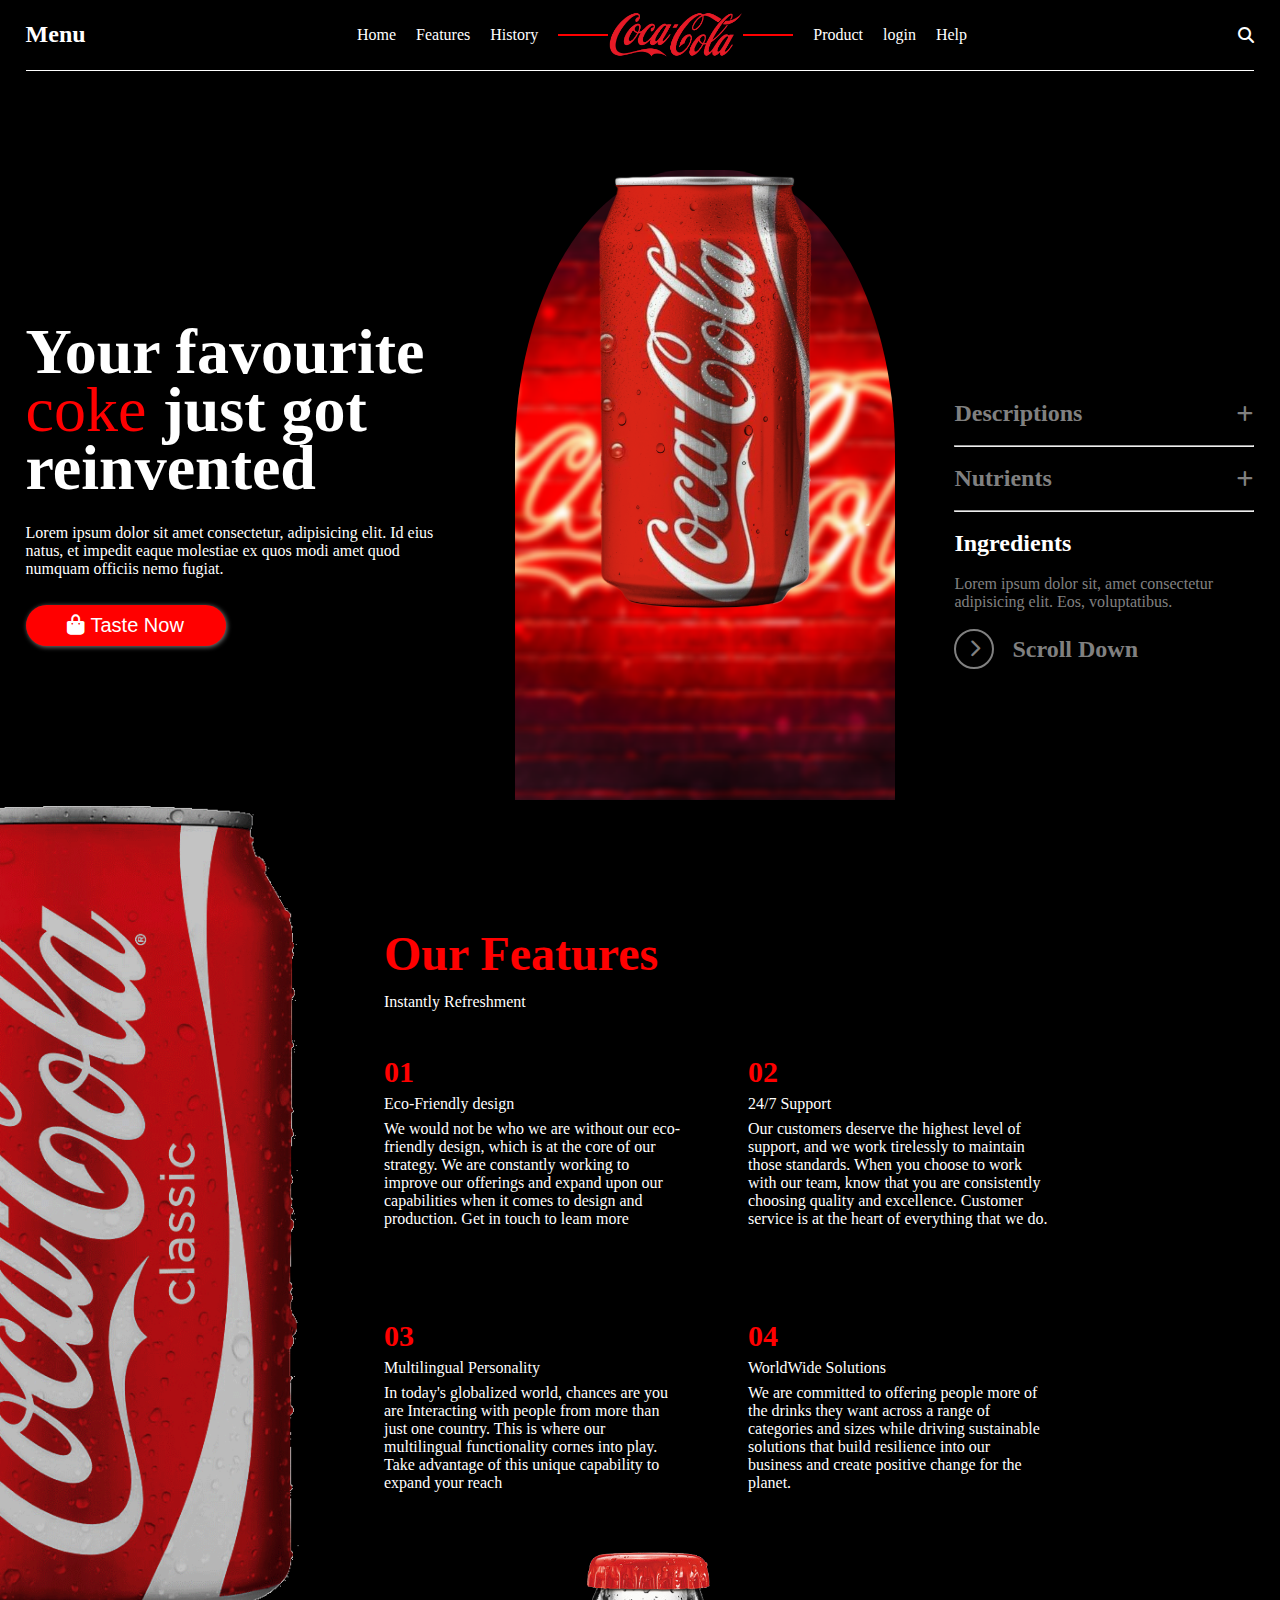
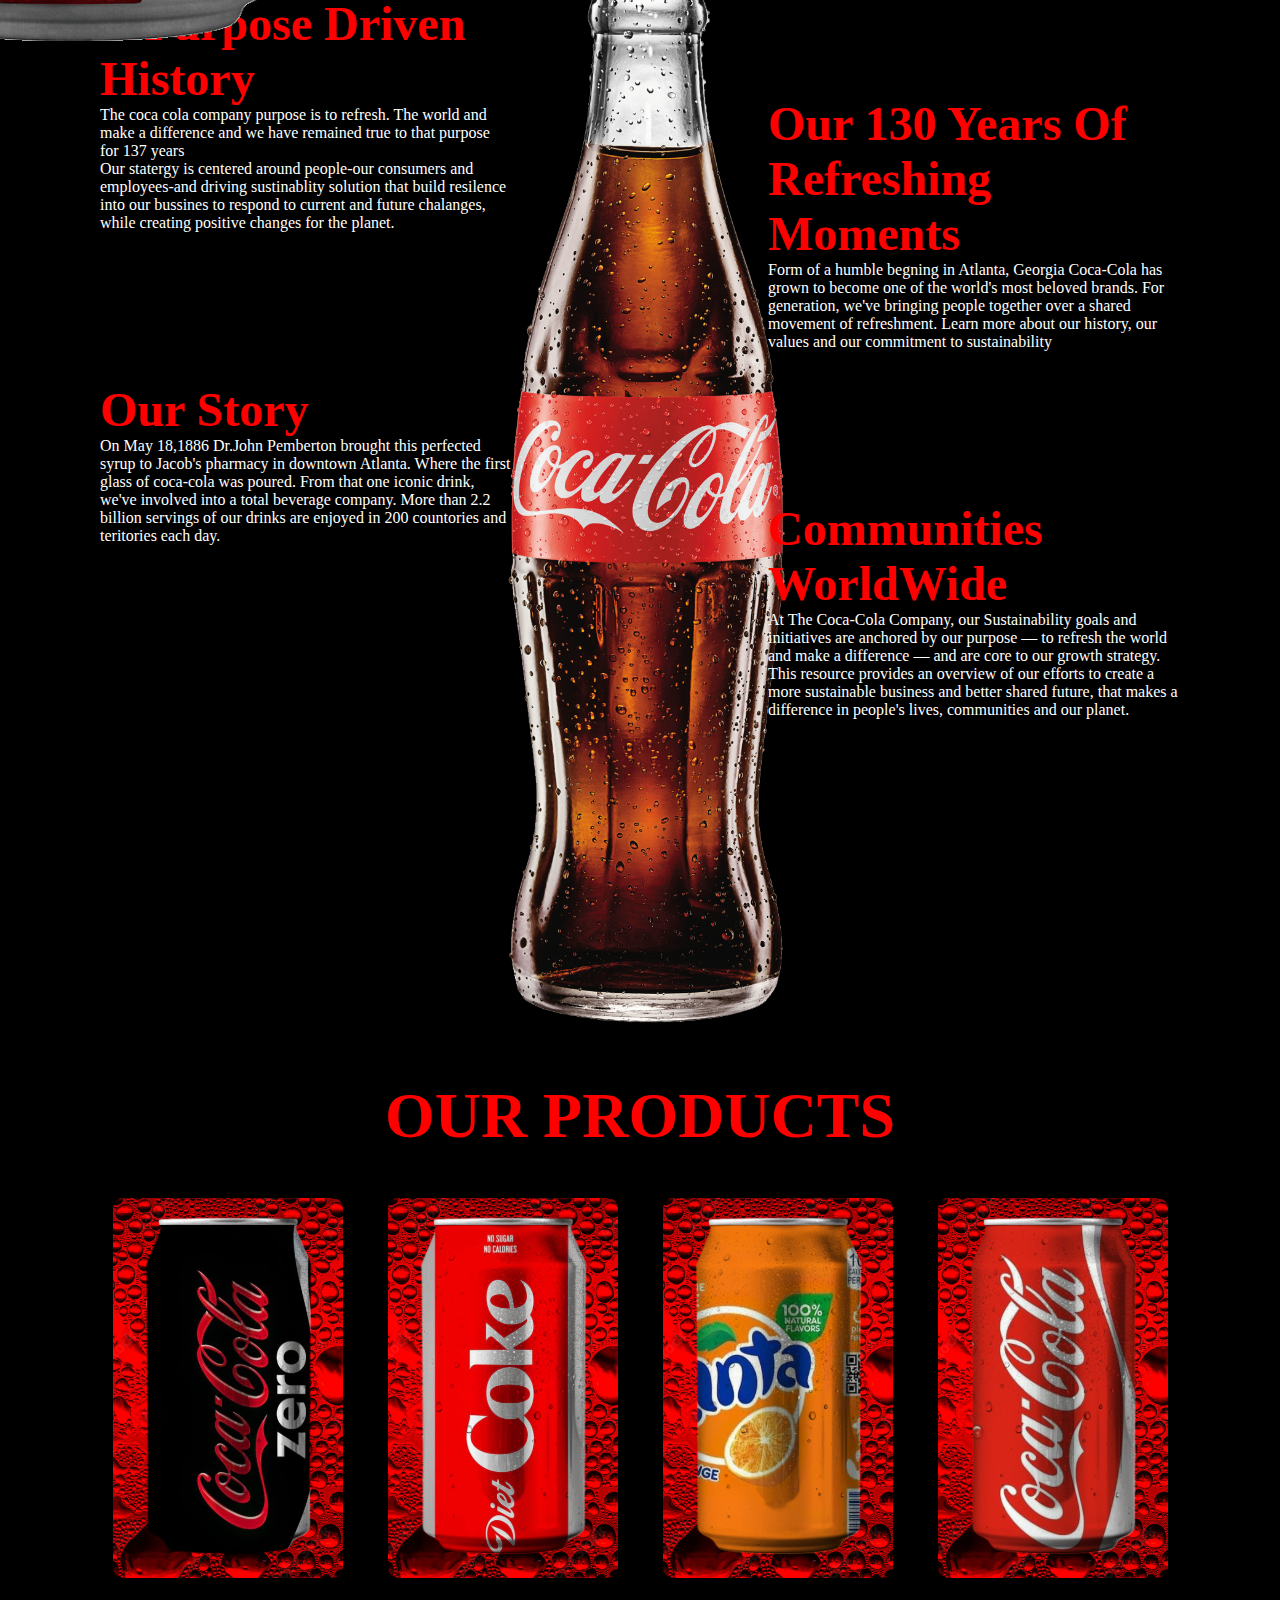
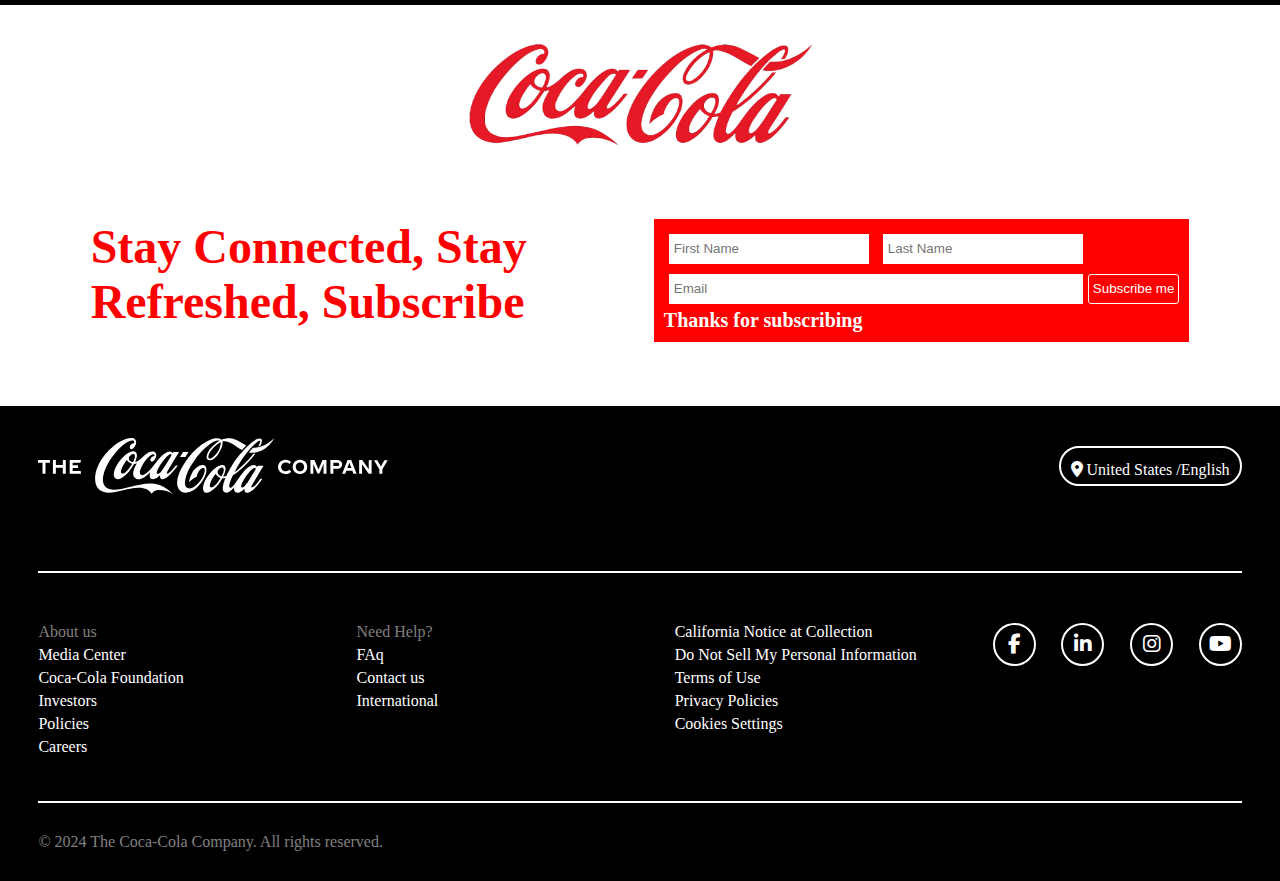
<file: index.html>
<!DOCTYPE html>
<html lang="en">

<head>
    <meta charset="UTF-8">
    <meta name="viewport" content="width=device-width, initial-scale=1.0">
    <title>Document</title>
    <link rel="stylesheet" href="style.css">
    <!-- <link rel="stylesheet" href="root.css"> -->
    <link rel="stylesheet" href="https://cdnjs.cloudflare.com/ajax/libs/font-awesome/6.6.0/css/all.min.css">
</head>

<body>
    <div class="container">
        <div class="page1">
            <header>
                <h2 class="fs-lg">
                    <nav>
                        <div class="hamburger">
                            <span class="line"></span>
                            <span class="line"></span>
                            <span class="line"></span>
                        </div>
                    </nav>
                    <div class="menubar">
                        <ul>
                            <li>
                                <a href="#page1">Home</a> <br>
                                <hr>
                            </li>
                            <li>
                                <a href="#page">Features</a> <br>
                                <hr>
                            </li>
                            <li>
                                <a href="#page2">History</a> <br>
                                <hr>
                            </li>
                            <li>
                                <a href="#page3">Product</a><br>
                                <hr>
                            </li>
                            <li>
                                <a href="#page4">Login</a><br>
                                <hr>
                            </li>
                            <li>
                                <a href="#page5">Help</a><br>
                                <hr>
                            </li>
                        </ul>
                    </div>

                    <span>Menu</span>
                </h2>
                <nav>
                    <a href="#page1">Home</a>
                    <a href="#page">Features</a>
                    <a href="#page2">History</a>
                    <div class="logo">
                        <div class="line"></div>
                        <img src="./images/pngimg.com - cocacola_logo_PNG14.png" alt="Logo">
                        <div class="line"></div>
                    </div>
                    <a href="#page3">Product</a>
                    <a href="#page4">login</a>
                    <a href="#page5">Help</a>
                </nav>
                <i class="fa-solid fa-magnifying-glass"></i>
            </header>
            <main>
                <div class="left">
                    <h1 class="fs-4xl white">Your favourite <span class="red">coke</span> just got reinvented</h1>
                    <p class="white">Lorem ipsum dolor sit amet consectetur, adipisicing elit. Id eius natus, et impedit
                        eaque molestiae ex quos modi amet quod numquam officiis nemo fugiat.</p>
                    <button class="bgred white fs-md"><i class="fa-solid fa-bag-shopping"></i> Taste Now</button>
                </div>
                <div class="center">
                    <div class="banner">
                        <div class="product">
                            <div class="soda"></div>
                            <div class="soda2"></div>
                        </div>
                    </div>
                </div>
                <div class="right">
                    <h4 class="fs-lg gray">Descriptions <i class="fa-solid fa-plus"></i></h4>
                    <hr>
                    <h4 class="fs-lg gray">Nutrients <i class="fa-solid fa-plus"></i></h4>
                    <hr>
                    <h4 class="white fs-lg">Ingredients</h4>
                    <p class="fs-base gray">Lorem ipsum dolor sit, amet consectetur adipisicing elit. Eos, voluptatibus.
                    </p>
                    <h4 class="fs-lg gray" style="justify-content: left;"><i
                            class="fa-solid fa-chevron-right fs-base"></i> Scroll Down</h4>
                </div>
            </main>
        </div>
        <div class="page" id="page">
            <img src="./images/pngwing.com .png" alt="">
            <h1>Our Features</h1>
            <p>Instantly Refreshment</p><br>
            <main>
                <div class="card">
                    <h2>01</h2>
                    <p>Eco-Friendly design</p>
                    <p>We would not be who we are without our eco-friendly design, which is at the core of our strategy.
                        We are constantly working to improve our offerings and expand upon our capabilities when it
                        comes to design and production. Get in touch to leam more</p>
                </div>
                <div class="card">
                    <h2>02</h2>
                    <p>24/7 Support</p>
                    <p>Our customers deserve the highest level of support, and we work tirelessly to maintain those
                        standards. When you choose to work with our team, know that you are consistently choosing
                        quality and excellence. Customer service is at the heart of everything that we do.</p>
                </div>
                <div class="card">
                    <h2>03</h2>
                    <p>Multilingual Personality</p>
                    <p>In today's globalized world, chances are you are Interacting with people from more than just one
                        country. This is where our multilingual functionality cornes into play. Take advantage of this
                        unique capability to expand your reach</p>
                </div>
                <div class="card">
                    <h2>04</h2>
                    <p>WorldWide Solutions</p>
                    <p>We are committed to offering people more of the drinks they want across a range of categories and
                        sizes while driving sustainable solutions that build resilience into our business and create
                        positive change for the planet.</p>
                </div>
            </main>
        </div>
        <div class="page2" id="page2">
            <div class="left">
                <div class="up">
                    <h1>A Purpose Driven History</h1>
                    <p>The coca cola company purpose is to refresh. The world and make a difference and we have remained
                        true to that purpose for 137 years</p>
                    <p>Our statergy is centered around people-our consumers and employees-and driving sustinablity
                        solution that build resilence into our bussines to respond to current and future chalanges,
                        while creating positive changes for the planet.</p>
                </div>
                <div class="bottom">
                    <h1>Our Story</h1>
                    <p>On May 18,1886 Dr.John Pemberton brought this perfected syrup to Jacob's pharmacy in downtown
                        Atlanta. Where the first glass of coca-cola was poured. From that one iconic drink, we've
                        involved into a total beverage company. More than 2.2 billion servings of our drinks are enjoyed
                        in 200 countories and teritories each day.</p>
                </div>
            </div>
            <div class="right">
                <div class="up">
                    <h1>Our 130 Years Of Refreshing Moments</h1>
                    <p>Form of a humble begning in Atlanta, Georgia Coca-Cola has grown to become one of the world's
                        most beloved brands. For generation, we've bringing people together over a shared movement of
                        refreshment. Learn more about our history, our values and our commitment to sustainability</p>
                </div>
                <div class="bottom">
                    <h1>Communities WorldWide</h1>
                    <p>At The Coca-Cola Company, our Sustainability goals and initiatives are anchored by our purpose —
                        to refresh the world and make a difference — and are core to our growth strategy. This resource
                        provides an overview of our efforts to create a more sustainable business and better shared
                        future, that makes a difference in people's lives, communities and our planet.</p>
                </div>
            </div>
        </div>
        <div class="page3" id="page3">
            <p>OUR PRODUCTS</p>
            <div class="pagewrap">
                <div class="wrap">
                    <div class="product">
                        <div class="soda soda1"></div>
                    </div>
                    <div class="product">
                        <div class="soda soda2"></div>
                    </div>
                </div>
                <div class="wrap">
                    <div class="product">
                        <div class="soda soda3"></div>
                    </div>
                    <div class="product">
                        <div class="soda soda4"></div>
                    </div>
                </div>
            </div>
        </div>
        <div class="page4" id="page4">
            <img src="./images/pngimg.com - cocacola_logo_PNG14.png" alt="">
            <main>
                <div class="left">
                    <h2>Stay Connected, Stay Refreshed, Subscribe</h2>
                </div>
                <div class="right">
                    <div class="name">
                        <input type="text" placeholder="First Name">
                        <input type="text" placeholder="Last Name">
                    </div>
                    <div class="email">
                        <input type="email" placeholder="Email">
                        <button>Subscribe me</button>
                    </div>
                    <h2>Thanks for subscribing</h2>
                </div>
            </main>
            <footer id="page5">
                <div class="up">
                    <img src="./images/the-coca-cola-company-logo-white.svg" alt="logo">
                    <div class="location">
                        <p><i class="fa-solid fa-location-dot"></i> United States /English</p>
                    </div>
                </div>
                <div class="main">
                    <div class="card">
                        <a href="#">
                            <p>About us</p>
                        </a>
                        <a href="#">Media Center</a>
                        <a href="#">Coca-Cola Foundation</a>
                        <a href="#">Investors</a>
                        <a href="#">Policies</a>
                        <a href="#">Careers</a>
                    </div>
                    <div class="card">
                        <a href="#">
                            <p>Need Help?</p>
                        </a>
                        <a href="#">FAq</a>
                        <a href="#">Contact us</a>
                        <a href="#">International</a>
                    </div>
                    <div class="card">
                        <a href="#">California Notice at Collection</a>
                        <a href="#">Do Not Sell My Personal Information</a>
                        <a href="#">Terms of Use</a>
                        <a href="#">Privacy Policies</a>
                        <a href="#">Cookies Settings</a>
                    </div>
                    <div class="card1">
                        <a href="https://www.facebook.com/cocacolaindia/"><i class="fa-brands fa-facebook-f"></i></a>
                        <a href="https://www.linkedin.com/company/the-coca-cola-company"><i class="fa-brands fa-linkedin-in"></i></a>
                        <a href="https://www.instagram.com/cocacola/?hl=en"><i class="fa-brands fa-instagram"></i></a>
                        <a href="https://www.youtube.com/user/CocaCola"><i class="fa-brands fa-youtube"></i></a>
                    </div>
                </div>
                <div class="foot">
                    <p>© 2024 The Coca‑Cola Company. All rights reserved.</p>
                </div>
            </footer>
        </div>
    </div>


    <script src="script.js"></script>
</body>

</html>
</file>
<file: style.css>
:root{
    --fs-base: 16px;
    --fs-md: 20px;
    --fs-lg: 24px;
    --fs-xl: 30px;
    --fs-2xl: 36px;
    --fs-3xl: 48px;
    --fs-4xl: 64px;

    --gray: gray;
    --white: white;
    --black: black;
    --red: red;

    /* ======images======= */

    --url: url(./images/coke.jpg);
}
*{
    margin: 0;
    padding: 0;
    box-sizing: border-box;
    text-decoration: none;
    scroll-behavior: smooth;
}
.fs-base{
    font-size: var(--fs-base);
}    
.fs-md{
    font-size: var(--fs-md);
}
.fs-lg{
    font-size: var(--fs-lg);
}
.fs-xl{
    font-size: var(--fs-xl);
}
.fs-2xl{
    font-size: var(--fs-2xl);
}
.fs-3xl{
    font-size: var(--fs-3xl);
}
.fs-4xl{
    font-size: var(--fs-4xl);
}
.bgred{
    background-color: var(--red);
}
.red{
    color: var(--red);
}
.white{
    color: var(--white);
}
.bgwhite{
    background-color: var(--white);
}
.black{
    color: var(--black);
}
.bgblack{
    background-color: var(--black);
}
.gray{
    color: var(--gray);
}


/* =========main code start=============== */

body{
    background-color: var(--black);
}
.container{
    max-width: 1440px;
    height: fit-content;
    background-color: var(--black);
    overflow: clip;
    display: flex;
    flex-direction: column;
    padding: 0px 0vw;
    margin: 0px auto;
    gap: 3vh;

}
.container .page1{
    padding: 0 2vw;
    /* border-bottom: 1px solid white; */
}
.page1 header{
    display: flex;
    justify-content: space-between;
    align-items: center;
    padding: 1vh 0vw;
    color: var(--white);    
    border-bottom: 1px solid white;
    /* position: sticky; */
    
}
.page1 header nav{
    gap: 20px;
    display: flex;
    align-items: center;
}
.page1 header nav a{
    color: var(--white);
    font-size: var(--fs-base);
}
.page1 header nav a:hover{
    background-color: var(--gray);
    scale: 1.1;
    padding: 2px 5px;
    border-radius: 5px;
}
.page1 header nav .logo{
    display: flex;
    align-items: center;
}
.page1 header nav .line{
    height: 2px;
    width: 50px;
    background-color: var(--red);
}
.page1 header img{
    height: 90%;
    width: 15vh;
}
.page1 main{
    display: flex;
    max-width: 100vw;
    min-height: 92vh;
    /* background-color: aquamarine; */
    position: relative;
    align-items: center;
    justify-content: space-between;
}
.page1 main .left{
    display: flex;
    flex-direction: column;
    height: fit-content;
    width: 430px;
    /* background-color: indianred; */
    gap: 3vh;
}
.page1 .left h1{
        line-height: 58px;
}
.page1 .left h1 span{
    font-weight: 200;
    
    
}
.page1 main .center{
    display: flex;   
     height: 70vh;   
     background-image: url(./images/peakpx-removebg-preview.png);   
     background-repeat: no-repeat;    
     background-position: center;      
    border-top-left-radius: 45%;  
    justify-content: center;
    width: 380px;
    background-size: cover;
    backdrop-filter: blur(3px);
    border-top-right-radius: 45%;
}
.page1 main .right{
    /* height: fit-content; */
    width: 300px;
    /* background-color: indianred; */
    display: flex;
    flex-direction: column;
    margin-top: 100px;
    gap: 2vh;
}
.page1 main .left button{
    width: 200px;
    padding: 1vh 0;
    border: none;
    outline: none;
    border-radius: 30px;
    box-shadow: 1px 1px 5px rgba(255, 255, 255, 0.495);
}
.page1 .right h4{
    display: flex;
    align-items: center;
    justify-content: space-between;
    gap: 2vh;
}
.page1 .right i{
    font-size: 18px;
}
.page1 .right .fa-chevron-right{
    border: 2px solid var(--gray);
    border-radius: 50%;
    height: 40px;
    width: 40px;
    display: flex;
    justify-content: center;
    align-items: center;
}


/* ===========coke can=============== */

.page1 .banner .product{
    height: 450px;
    width: 220px;
    /* background-color: black; */
    transition: .7s;
    --left: -150px;
    display: flex;
    --top: 15px;
}
.page1 .banner .product .soda{
    background: var(--url) var(--left) var(--top),
    url(./images/pikaso_embed.png);
    background-repeat: no-repeat;
    height: 450px;
    /* aspect-ratio: 1/2.1; */
    width: 280px;
    background-size: auto 100%;
    background-blend-mode: multiply;
    mask-image: url(./images/pikaso_embed.png);
    mask-size: auto 100%;
    mask-repeat: no-repeat;
    transition: .7s;
    
}
.page1 .soda2{
    /* background: url(./images/coke-sugar.jpg); */
    background: url(./images/coke-sugar.jpg) var(--left2) var(--top),
    url(./images/pikaso_embed.png);
    background-repeat: no-repeat;
    height: 450px;
    /* aspect-ratio: 1/2.1; */
    width: 280px;
    background-size: auto 100%;
    background-blend-mode: multiply;
    mask-image: url(./images/pikaso_embed.png);
    mask-size: auto 100%;
    mask-repeat: no-repeat;
    transition: .7s;
    position: absolute;
    /* opacity: 0; */
}
.page1 .banner .product:hover{
    --left: -300px;
    --left2: -170px;
    transform: translatey(-50px) rotate(-10deg);

}
.page1 .banner .product:hover .soda2{
     opacity: 1;
}



/* ==========page============ */


.page{
    height: fit-content;
    width: 100vw;
    /* background-image: url(./images/pngwing.com\ \.png); */
    background-repeat: no-repeat;
    background-size: contain;
    display: flex;
    /* align-items: center; */
    justify-content: center;
    padding-left: 30vw;
    flex-direction: column;
    gap: 1vw;
    /* border-bottom: 1px solid red; */
    position: relative;
}
.page img{
    height: 95vh;
    position: absolute;
    left: 0;
    /* top: 0; */

}
.page p{
    color: var(--white);
    font-size: var(--fs-base);
    z-index: 2;
}
.page main{
    color: white;
    /* background-color: aqua; */
    width: 850px;
    display: flex;
    gap: 5vw;
    flex-wrap: wrap;
}
.page h1{
    font-size: var(--fs-3xl);
    color: var(--red);
    z-index: 2;
}
.page main h2{
    font-size: var(--fs-xl);
    color: var(--red);
}


.page main .card{
    height: 200px;
    width: 300px;
    /* background-color: aqua; */
    display: flex;
    flex-direction: column;
    gap: .5vw;
    z-index: 2;
}





/* =========page2========== */

.page2{
    max-width: 100vw;
    background-image: url(./images/pngwing.com.png);
    background-repeat: no-repeat;
    background-position: center;
    background-size:contain;
    justify-content: space-between;
    /* background-color: rgb(4, 94, 64); */
    display: flex;
   /* border-bottom: 1px solid white; */
    
}
.page2 h1{
    font-size: var(--fs-3xl);
    color: var(--red);
}
.page2 p{
    font-size: var(--fs-base);
    color: var(--white);
}
.page2 .left{
    height: 120vh;
    width: 40vw;
    /* background-color: bisque; */
    padding: 50px 0 0 100px;
    display: flex;
    flex-direction: column;
    gap: 150px;
}

.page2 .right{
    height: 120vh;
    width: 40vw;
    /* background-color: blue; */
    padding: 150px 100px 0 0;
    display: flex;
    flex-direction: column;
    gap: 150px;
}




/* ===================.page3================ */


.page3{
    padding-top: 2vw;
    --url: url(./images/coke-sugar-label.jpg);
    --url2: url(./images/coke-diet-label.jpg);
    --url3: url(./images/fanta.jpg);
    --url4: url(./images/coke-label.jpg);
    /* background-image: url(./images/AdobeStock_577504599_Preview.jpeg); */
}
.page3 .pagewrap{
   position: relative;
   display: flex;
   overflow: hidden;
   gap: 5vh;
   /* padding: 10px 10vw; */
   justify-content: center;
   flex-wrap: wrap;
   margin-top: 5vh;

}
.page3 .wrap{
    display: flex;
    gap: 5vh;
    position: relative;
    overflow: hidden;

}
.page3 .product{
   height: 380px;
   width: 230px;
   display: flex;
   align-items: center;
   justify-content: center;
   background-image: url(./images/AdobeStock_577504599_Preview.jpeg);
   border-radius: 10px;
   background-position: center;
   background-repeat: no-repeat;
   background-size: cover;
   position: relative;
   --left: -35px;
   --left2: -25px;
   --top: 12px;
   transition: .7s;
   padding: 0px 20px 0px 20px;
   /* box-shadow: 3px 3px 5px white; */
   /* === */
   /* box-shadow: 3px 3px 6px 0px #080808 inset, -3px -3px 6px 1px black inset; */
}
.page3 .product .soda{
       background: var(--url) var(--left2) var(--top),
       url(./images/pikaso_embed.png);
       background-repeat: no-repeat;
       height: 350px;
       width: 170px;
       background-size: auto 100%;
       background-blend-mode: multiply;
       mask-image: url(./images/pikaso_embed.png);
       mask-size: auto 100%;
       mask-repeat: no-repeat;
       transition: 40s;
       position: absolute;

}
.page3 .product .soda2{
   background: var(--url2) var(--left2) var(--top),
   url(./images/pikaso_embed.png);
   background-repeat: no-repeat;
   height: 350px;
   width: 170px;
   background-size: auto 100%;
   background-blend-mode:darken ;
   /* mix-blend-mode: darken; */
   mask-image: url(./images/pikaso_embed.png);
   mask-size: auto 100%;
   mask-repeat: no-repeat;
   transition: 40s;
   position: absolute;

}
.page3 .product .soda3{
   background: var(--url3) var(--left2) var(--top),
   url(./images/pikaso_embed.png);
   background-repeat: no-repeat;
   height: 350px;
   width: 170px;
   background-size: auto 100%;
   /* background-blend-mode: darken; */
   mask-image: url(./images/pikaso_embed.png);
   /* mix-blend-mode: darken; */
   mask-size: auto 100%;
   mask-repeat: no-repeat;
   transition: 40s;
   position: absolute;
}
.page3 p{
    font-size: var(--fs-4xl);
    color: var(--red);
    font-weight: 700;
    text-align: center;
}
.page3 .product .soda4{
   background: var(--url4) var(--left2) var(--top),
   url(./images/pikaso_embed.png);
   background-repeat: no-repeat;
   height: 350px;
   width: 170px;
   background-size: auto 100%;
   background-blend-mode: multiply;
   mask-image: url(./images/pikaso_embed.png);
   mask-size: auto 100%;
   mask-repeat: no-repeat;
   transition: 40s;
   position: absolute;
}
.page3 .product:hover{
   padding: 0 180px 0 180px;
}
   
.page3 .product:hover .soda{
   --left: -2000px;
   --left2: -2000px;

}



/* ==============menubar============= */
ul {
    list-style: none;
    display: flex;
  }
  ul li {
    margin-left: 1.5rem;
  }
  ul li a {
    text-decoration: none;
    color: #000;
    font-size: 95%;
    font-weight: 400;
    padding: 4px 8px;
    border-radius: 5px;
  }
  
  ul li a:hover {
    background-color: #f5f5f5;
  }
  
  .hamburger {
    display: none;
    cursor: pointer;
    z-index: 1000;
  }
  
  .hamburger .line {
    width: 30px !important;
    height: 1px;
    background-color: white;
    display: block;
    margin: 7px auto;
    transition: all 0.3s ease-in-out;
  }
  .hamburger-active {
    transition: all 0.3s ease-in-out;
    transition-delay: 0.6s;
    transform: rotate(45deg);
  }
  
  .hamburger-active .line:nth-child(2) {
    width: 0px !important;
  }
  
  .hamburger-active .line:nth-child(1),
  .hamburger-active .line:nth-child(3) {
    transition-delay: 0.3s;
  }
  
  .hamburger-active .line:nth-child(1) {
    transform: translateY(12px);
  }
  
  .hamburger-active .line:nth-child(3) {
    transform: translateY(-5px) rotate(90deg);
  }
  
  .menubar {
    position: absolute;
    top: 0;
    left: -74%;
    display: flex;
    justify-content: start;
    align-items: flex-start;
    width: 70%;
    height: fit-content;
    padding: 20% 0;
    background: white;
    transition: all 0.5s ease-in;
    z-index: 2;
    border-bottom-right-radius: 10px;
  }
  .active {
    left: 0;
    box-shadow: rgba(149, 157, 165, 0.2) 0px 8px 24px;
  }
  
  .menubar ul {
    padding: 0;
    list-style: none;
    display: flex;
    flex-direction: column;
  }
  .menubar ul li {
    margin-bottom: 15px;
  }
  
  .menubar ul li a {
    text-decoration: none;
    color: #000;
    font-size: 95%;
    font-weight: 400;
    padding: 5px 10px;
    border-radius: 5px;
    transition: .5s;
  }
  .menubar hr{
    margin-top: 10px;
    width: 190px;
  }
  
  .menubar ul li a:hover {
    background-color: var(--red);
    color: var(--white);
  }




  /* ========page4=========== */
  .page4{
    height: fit-content;
    background-color: var(--white);
    display: flex;
    flex-direction: column;
    align-items: center;
    gap: 5vw;
    width: 100%;
    padding: 30px 0 0 0;
  }
  .page4 img{
    height: 120px;
    width: 350px;
    /* transform: translateX(130%); */
  }
  .page4 main{
    display: flex;
    justify-content: space-between;
    /* width: 100vw; */
    flex-wrap: wrap;
    /* background-color: var(--white); */
    gap: 4vw;
  }
  .page4 main .left h2{
    font-size: var(--fs-3xl);
    color: var(--red);
    width: 40vw;
  }
  .page4 main .right{
    background-color: var(--red);
    width: fit-content;
    padding: 10px;
    /* display: flex; */
  }
  .page4 main .right input{
    height: 30px;
    width: 200px;
    /* background-color: aqua; */
    margin: 5px;
    border: none;
    outline: none;
    padding-left: 5px;
  }
  .page4 main .email{
    display: flex;
    flex-wrap: wrap;
    align-items: center;
  }
  .page4 main .email input{
    width: 414px;
  }
  .page4 main .email button{
    height: 30px;
    border: 1px solid white;
    border-radius: 3px;
    color: white;
    background-color: var(--red);
    padding: 0 4px;
    cursor: pointer;
  }
  .page4 main .email button:hover{
    background-color: var(--white);
    color: var(--red);
    border: 1px solid red;
  }
  .page4 main .right h2{
    color: var(--white);
    font-size: var(--fs-md);
  }
  .page4 footer{
    width: 100%;
    background-color: var(--black);
    display: flex;
    flex-direction: column;
    gap: 5vh;
    padding: 0 3vw;
  }
  .page4 footer .up{
    display: flex;
    align-items: center;
    justify-content: space-between;
    flex-wrap: wrap;
  }
  .page4 footer .up .location{
    border: 2px solid white;
    border-radius: 20px;
    height: 40px;
    padding: 1.5vh 10px;

  }
  .page4 footer .up .location:hover{
    background-color: var(--white);
  }
  .page4 footer .location p{
    color: var(--white);
  }
  .page4 footer .up .location:hover p{
    color: var(--black);
  }
  .page4 footer .main{
    /* background-color: antiquewhite; */
    display: flex;
    /* gap: 50px; */
    justify-content: space-between;
    flex-wrap: wrap;
    border-top: 2px solid white;
    padding-top: 50px;
    gap: 3vh;

  }
  .page4 footer .main .card{
    width: 250px;
    display: flex;
    flex-direction: column;
    gap: 5px;
    /* background-color: bisque; */
  }
  .page4 footer p{
    color: var(--gray);
  }
  .page4 footer .main .card a{
    font-size: var(--fs-base);
    color: var(--white);
  }
  .page4 .main .card1{
    display: flex;
    gap: 2vw;
  }
  .page4 .card1 i{
    height: 43px;
    width: 43px;
    display: flex;
    justify-content: center;
    align-items: center;
    border-radius: 50%;
    color: var(--white);
    font-size: var(--fs-md);
    border: 2px solid white;
  }
  .page4 .card1 i:hover{
    background-color: var(--white);
    color: var(--black);
  }
  .page4 .foot{
    border-top: 2px solid white;
    padding: 30px 0;
  }


  






/* ==========media========== */
@media (max-width: 700px) {
    .page1 header h2 span{
        display: none;
    }
    .page3 .product{
        height: 330px;
        width: 45vw;
        padding: 0 0;
    }
    .page3 .product .soda{
        height: 290px;
        width: 85%;
    }    
    .page3 .wrap{
        gap: 3vw;
    }
    .page3 .product:hover{
        padding: 0;
    }
    .page2 .left{
        width: 90vw !important;
        text-align: center;
    }
    .page2 .right{
        width: 90vw !important;
        text-align: center;
    }
    .page4 main .left h2{
        width: 90vw;
    }
    .page4 main .right{
    }
    .page4 main .right input{
        width: 150px;
    }
    .page4 main .email input{
        width: 314px;
    }
    .page4 main button{
        margin: 10px 0;
    }

    
}

@media (max-width: 1048px) {
    .page1 nav a{
        display: none;
    }
    .page1 main{
        /* flex-direction: column; */
        flex-wrap: wrap;
        justify-content: center;
        gap: 5vh;
        padding-top: 50px;
    }
    .page1 main .left{
        width: 90vw;
        align-items: start;
    }
    
    .page1 main .right{
        margin-top: 0px;
    }
    .page1 main .center{
        height: 450px;
    }
    
    .page2{
        flex-direction: column;
        justify-content: space-around;
        align-items: center;
        padding-top: 50px;
        gap: 3vw;
    }
    .page2 .left{
        height: 70vh;
        width: 70vw;
        padding: 0 0;
        gap: 2vh;
    }
    .page2 .right{
        height: 70vh;
        width: 70vw;
        padding: 0 0;
        gap: 2vh;
    }
    .page img{
        height: 70vh;
    }
    .page main{
        width: 90vw;
        height: 75vh;
    }
    .page main .card{
        width: 90vw;
        height: fit-content;
        /* background-color: antiquewhite; */
    }
    .page{
        padding: 0 2vw;
        gap: .5vw;
        overflow: scroll;
    }
    .page4 footer .main .card{
        width: 40vw;
    }
.page4 footer .up{
    justify-content: center;
}
.hamburger{
    display: block;
}
    :root{
        --fs-base: 16px;
        --fs-md: 20px;
        --fs-lg: 24px;
        --fs-xl: 30px;
        --fs-2xl: 36px;
        --fs-3xl: 30px;
        --fs-4xl: 40px;
    }
}
@media (min-width: 1500px) {
    .page1{
        /* background-color: aquamarine; */
    }
    :root{
        --fs-base: 16px;
        --fs-md: 24px;
        --fs-lg: 28px;
        --fs-xl: 30px;
        --fs-2xl: 36px;
        --fs-3xl: 48px;
        --fs-4xl: 64px;
    }
}
</file>
